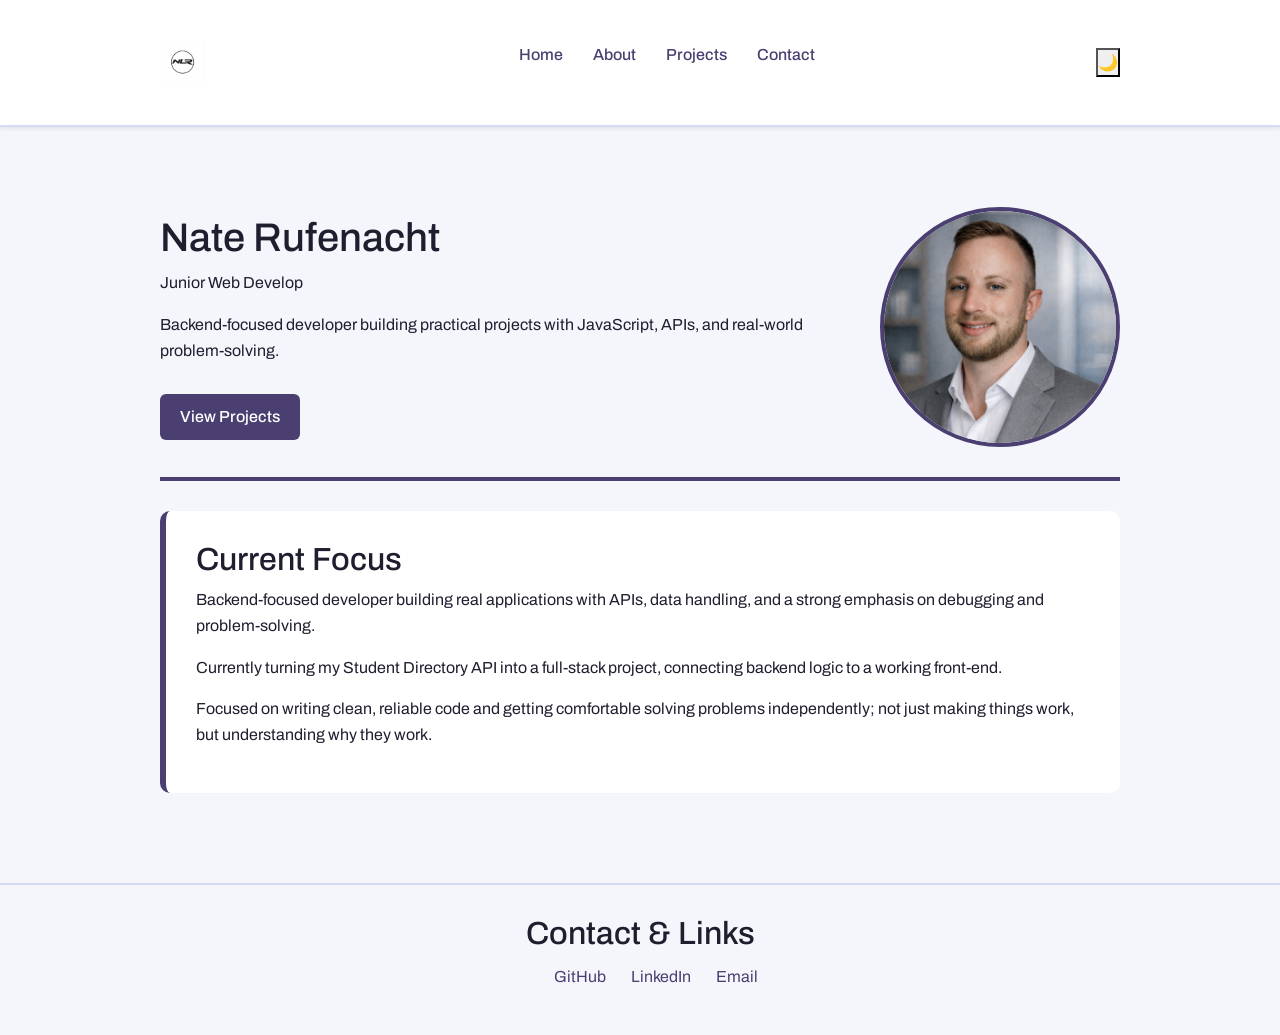
<file: index.html>
<!DOCTYPE html>
<html lang="en">

<head>
    <meta charset="UTF-8">
    <meta name="viewport" content="width=device-width, initial-scale=1.0">
    <title>Nate Rufenacht | Web Developer</title>

    <link href="https://fonts.googleapis.com/css2?family=Archivo:wght@400;500;600&display=swap" rel="stylesheet">
    <link href="https://cdn.jsdelivr.net/npm/bootstrap@5.3.3/dist/css/bootstrap.min.css" rel="stylesheet">
    <link rel="stylesheet" href="style.css">
</head>

<body>

    <!-- Navigation -->
    <nav class="nav shadow-sm">
        <div class="container nav-container">

            <a href="index.html" class="logo">
                <img src="images/logo.png" alt="NLR Logo">
            </a>

            <ul class="nav-list">
                <li><a href="index.html">Home</a></li>
                <li><a href="about.html">About</a></li>
                <li><a href="projects.html">Projects</a></li>
                <li><a href="#contact">Contact</a></li>
            </ul>

            <button id="dark-toggle">🌙</button>

        </div>
    </nav>


    <main class="container">

        <!-- Hero -->
        <section class="hero-section">

           <div class="hero-text">

                <h1>Nate Rufenacht</h1>

                <p class="hero-role">
                    <span id="typing-text">Junior Web Developer</span>
                </p>

                <p class="hero-description">
                    Backend-focused developer building practical projects with JavaScript,
                    APIs, and real-world problem-solving.
                </p>

                <a href="projects.html" class="cta-button">
                    View Projects
                </a>

            </div>

            <div class="hero-image">

                <img
                    src="images/profile.png"
                    alt="Nate Rufenacht"
                    class="profile-img"
                >

            </div>

        </section>


        <div class="divider"></div>


        <!-- Current Focus -->
        <section class="content-card">

            <h2>Current Focus</h2>

            <p>
                Backend-focused developer building real applications with APIs, data handling,
                and a strong emphasis on debugging and problem-solving.
            </p>

            <p>
                Currently turning my Student Directory API into a full-stack project,
                connecting backend logic to a working front-end.
            </p>

            <p>
                Focused on writing clean, reliable code and getting comfortable solving problems
                independently; not just making things work, but understanding why they work.
            </p>

        </section>

    </main>


    <!-- Footer -->
    <footer id="contact" class="footer">

        <h2>Contact & Links</h2>

        <ul class="footer-links">

            <li>
                <a href="https://github.com/naterufenacht" target="_blank">
                    GitHub
                </a>
            </li>

            <li>
                <a href="https://www.linkedin.com/in/nate-rufenacht-547825231" target="_blank">
                    LinkedIn
                </a>
            </li>

            <li>
                <a href="mailto:nathanrufenacht2@gmail.com " target="_blank">
                    Email
                </a>
            </li>

        </ul>

    </footer>

    <script src="script.js"></script>

</body>

</html>
</file>
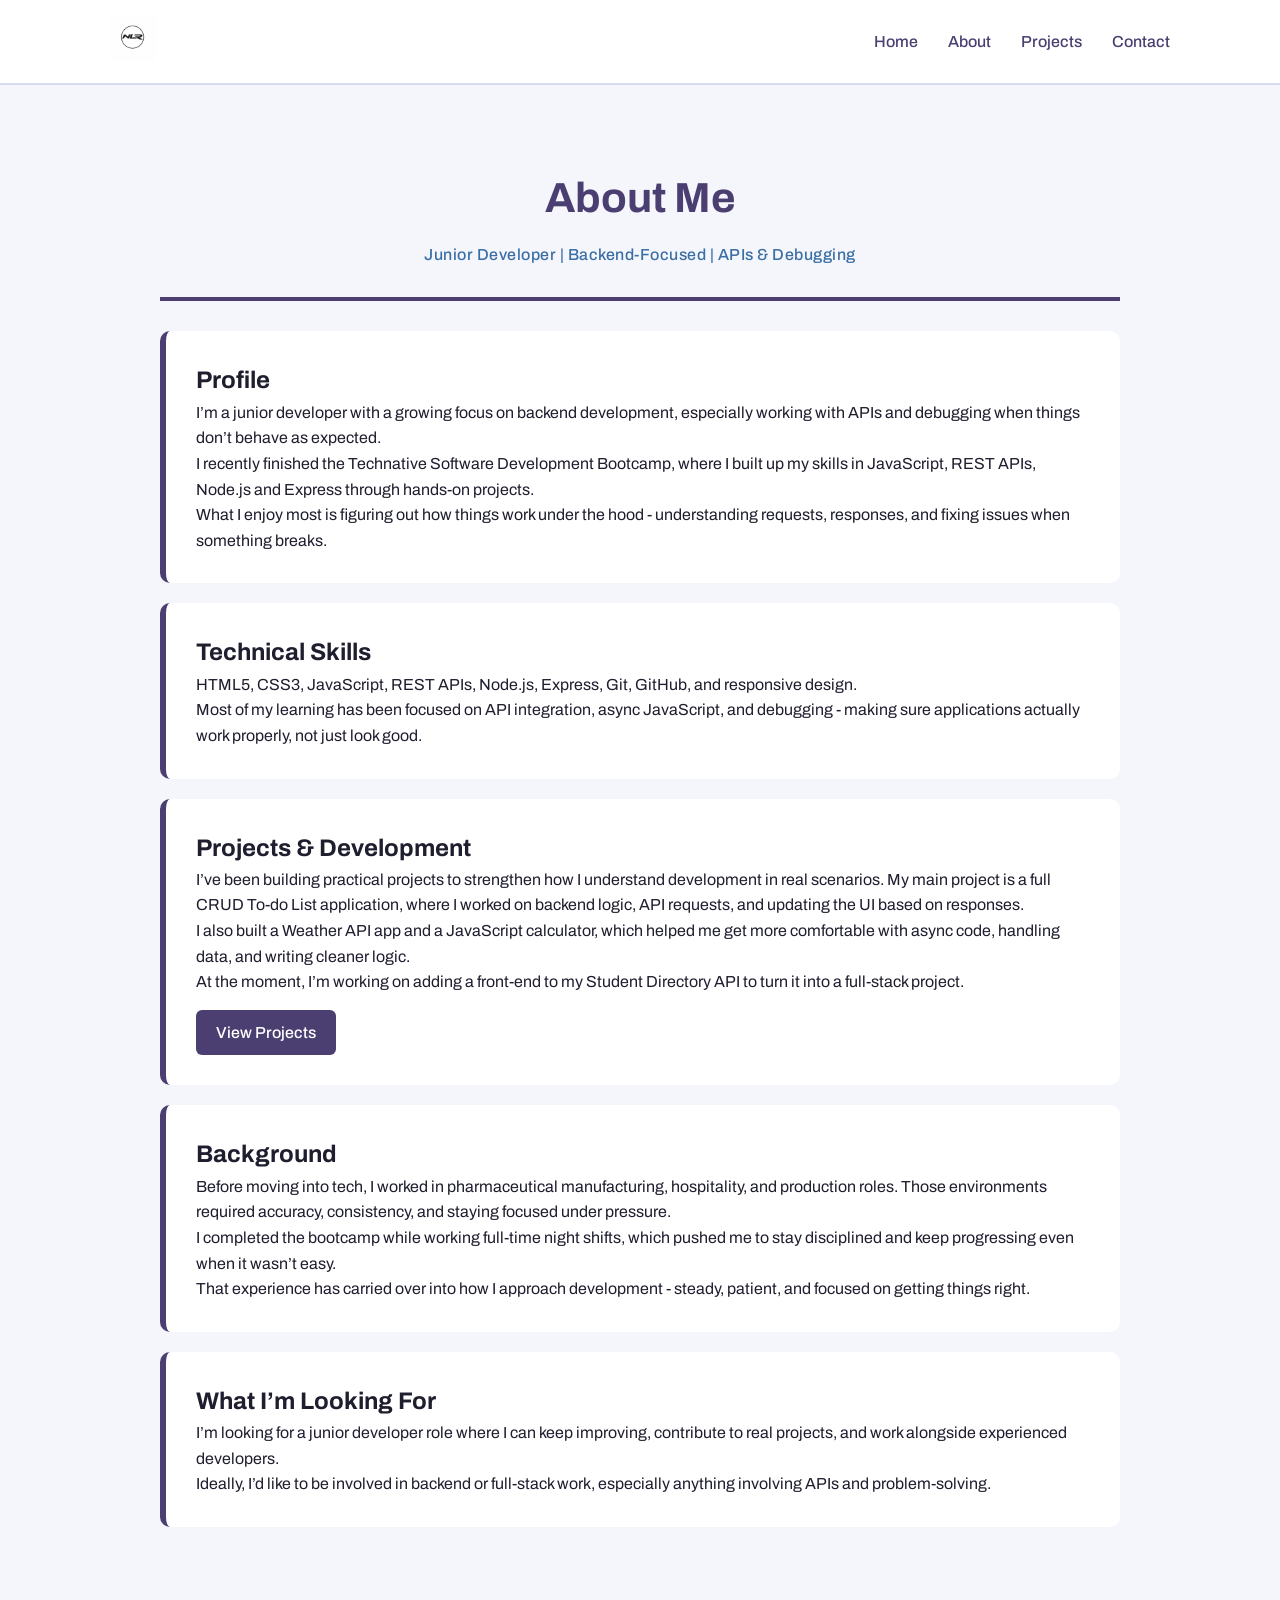
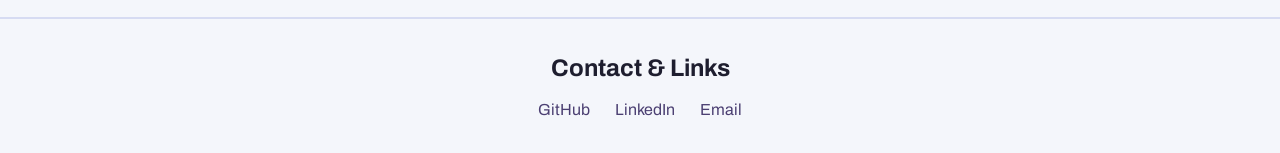
<file: about.html>
<!DOCTYPE html>
<html lang="en">

<head>

    <meta charset="UTF-8">
    <meta name="viewport" content="width=device-width, initial-scale=1.0">
    <title>About | Nate Rufenacht</title>

    <link href="https://fonts.googleapis.com/css2?family=Archivo:wght@400;500;600&display=swap" rel="stylesheet">
    <link rel="stylesheet" href="style.css">

</head>

<body>

    <nav class="nav">

        <div class="nav-container">

            <a href="index.html" class="logo">
                <img src="images/logo.png" alt="NLR Logo">
            </a>

            <ul class="nav-list">

                <li><a href="index.html">Home</a></li>
                <li><a href="about.html">About</a></li>
                <li><a href="projects.html">Projects</a></li>
                <li><a href="#contact">Contact</a></li>

            </ul>

        </div>

    </nav>


    <main class="container">

        <header class="hero">

            <h1>About Me</h1>

            <p class="subtitle">
                Junior Developer | Backend-Focused | APIs & Debugging
            </p>

        </header>


        <div class="divider"></div>


        <!-- Profile -->
        <section class="content-card">

            <h2>Profile</h2>

            <p>
                I’m a junior developer with a growing focus on backend development, especially working with APIs
                and debugging when things don’t behave as expected.
            </p>

            <p>
                I recently finished the Technative Software Development Bootcamp, where I built up my skills
                in JavaScript, REST APIs, Node.js and Express through hands-on projects.
            </p>

            <p>
                What I enjoy most is figuring out how things work under the hood - understanding requests,
                responses, and fixing issues when something breaks.
            </p>

        </section>


        <!-- Technical Skills -->
        <section class="content-card">

            <h2>Technical Skills</h2>

            <p>
                HTML5, CSS3, JavaScript, REST APIs, Node.js, Express, Git, GitHub,
                and responsive design.
            </p>

            <p>
                Most of my learning has been focused on API integration, async JavaScript, and debugging -
                making sure applications actually work properly, not just look good.
            </p>

        </section>


        <!-- Projects -->
        <section class="content-card">

            <h2>Projects & Development</h2>

            <p>
                I’ve been building practical projects to strengthen how I understand development in real scenarios.
                My main project is a full CRUD To-do List application, where I worked on backend logic,
                API requests, and updating the UI based on responses.
            </p>

            <p>
                I also built a Weather API app and a JavaScript calculator, which helped me get more comfortable
                with async code, handling data, and writing cleaner logic.
            </p>

            <p>
                At the moment, I’m working on adding a front-end to my Student Directory API to turn it into
                a full-stack project.
            </p>

            <a href="projects.html" class="cta-button">
                View Projects
            </a>

        </section>


        <!-- Background -->
        <section class="content-card">

            <h2>Background</h2>

            <p>
                Before moving into tech, I worked in pharmaceutical manufacturing, hospitality, and production roles.
                Those environments required accuracy, consistency, and staying focused under pressure.
            </p>

            <p>
                I completed the bootcamp while working full-time night shifts, which pushed me to stay disciplined
                and keep progressing even when it wasn’t easy.
            </p>

            <p>
                That experience has carried over into how I approach development - steady, patient,
                and focused on getting things right.
            </p>

        </section>


        <!-- Future -->
        <section class="content-card">

            <h2>What I’m Looking For</h2>

            <p>
                I’m looking for a junior developer role where I can keep improving, contribute to real projects,
                and work alongside experienced developers.
            </p>

            <p>
                Ideally, I’d like to be involved in backend or full-stack work, especially anything involving APIs
                and problem-solving.
            </p>

        </section>

    </main>


    <!-- Footer -->
    <footer id="contact" class="footer">

        <h2>Contact & Links</h2>

        <ul class="footer-links">

            <li>
                <a href="https://github.com/naterufenacht" target="_blank">
                    GitHub
                </a>
            </li>

            <li>
                <a href="https://www.linkedin.com/in/nate-rufenacht-547825231" target="_blank">
                    LinkedIn
                </a>
            </li>

            <li>
                <a href="mailto:nathanrufenacht2@gmail.com" target="_blank">
                    Email
                </a>
            </li>

        </ul>

    </footer>

    <script src="script.js"></script>
    
</body>

</html>
</file>
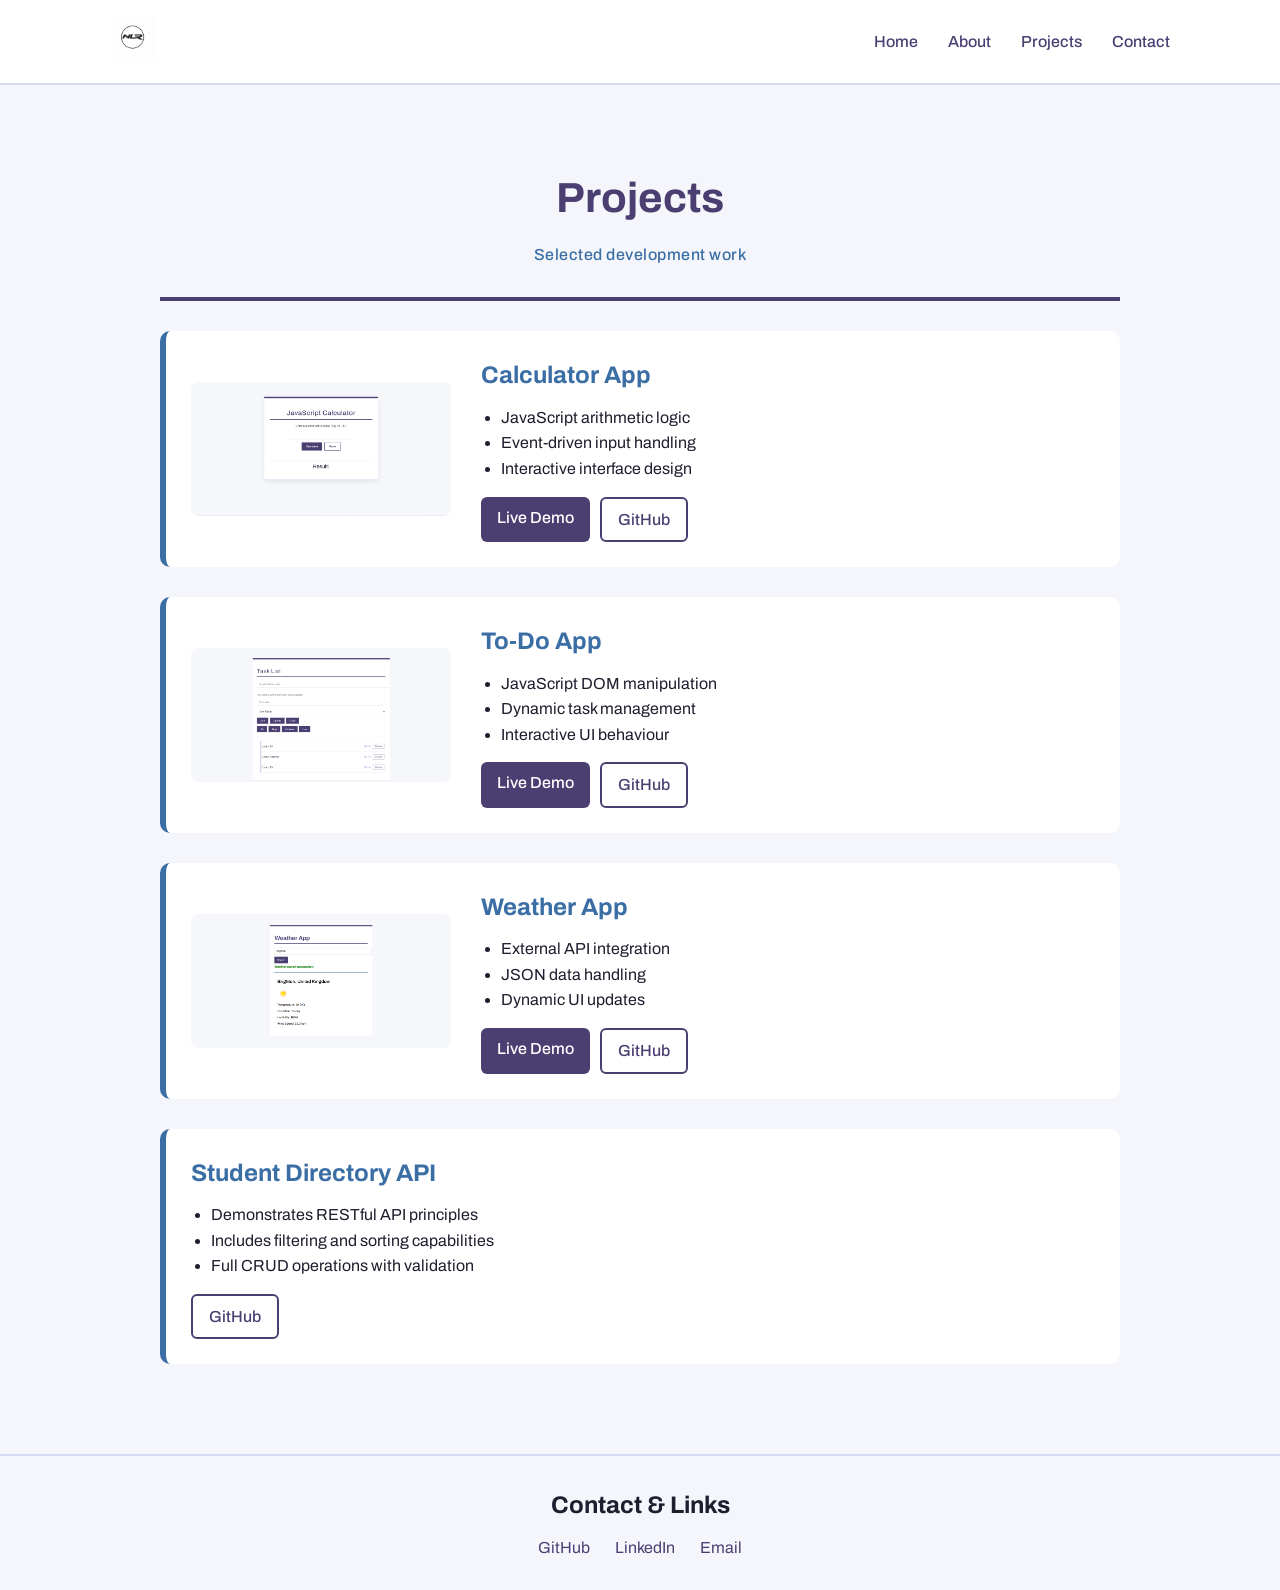
<file: projects.html>
<!DOCTYPE html>
<html lang="en">

<head>

    <meta charset="UTF-8">
    <meta name="viewport" content="width=device-width, initial-scale=1.0">
    <title>Projects | Nate Rufenacht</title>

    <link href="https://fonts.googleapis.com/css2?family=Archivo:wght@400;500;600&display=swap" rel="stylesheet">
    <link rel="stylesheet" href="style.css">

</head>

<body>

<nav class="nav">

    <div class="nav-container">

        <a href="index.html" class="logo">
            <img src="images/logo.png" alt="NLR Logo">
        </a>

        <ul class="nav-list">
            <li><a href="index.html">Home</a></li>
            <li><a href="about.html">About</a></li>
            <li><a href="projects.html">Projects</a></li>
            <li><a href="#contact">Contact</a></li>
        </ul>

    </div>

</nav>


<main class="container">

<header class="hero">

    <h1>Projects</h1>
    <p class="subtitle">Selected development work</p>

</header>


<div class="divider"></div>


<section class="project-grid">

<!-- Project -->

<div class="project-card">

    <img src="images/calculator-screenshot.png" class="project-img" alt="Calculator App">

    <div class="project-content">

        <h2>Calculator App</h2>

        <ul>
            <li>JavaScript arithmetic logic</li>
            <li>Event-driven input handling</li>
            <li>Interactive interface design</li>
        </ul>

        <div class="project-buttons">

            <a href="https://naterufenacht.github.io/calculator_app/" class="btn-demo" target="_blank">
                Live Demo
            </a>

            <a href="https://github.com/naterufenacht/calculator_app" class="btn-github" target="_blank">
                GitHub
            </a>

        </div>

    </div>

</div>

<!-- Project -->

<div class="project-card">

    <img src="images/todo-screenshot.png" class="project-img" alt="Todo App">

    <div class="project-content">

        <h2>To-Do App</h2>

        <ul>
            <li>JavaScript DOM manipulation</li>
            <li>Dynamic task management</li>
            <li>Interactive UI behaviour</li>
        </ul>

        <div class="project-buttons">

            <a href="https://naterufenacht.github.io/todolist/" class="btn-demo" target="_blank">
                Live Demo
            </a>

            <a href="https://github.com/naterufenacht/todolist" class="btn-github" target="_blank">
                GitHub
            </a>

        </div>

    </div>

</div>

<!-- Project -->

<div class="project-card">

    <img src="images/weather-screenshot.png" class="project-img" alt="Weather App">

    <div class="project-content">

        <h2>Weather App</h2>

        <ul>
            <li>External API integration</li>
            <li>JSON data handling</li>
            <li>Dynamic UI updates</li>
        </ul>

        <div class="project-buttons">

            <a href="https://naterufenacht.github.io/weather_app/" class="btn-demo" target="_blank">
                Live Demo
            </a>

            <a href="https://github.com/naterufenacht/weather_app" class="btn-github" target="_blank">
                GitHub
            </a>

        </div>

    </div>

</div>

<div class="project-card">

    <div class="project-content">

        <h2>Student Directory API</h2>

        <ul>
            <li>Demonstrates RESTful API principles</li>
            <li>Includes filtering and sorting capabilities</li>
            <li>Full CRUD operations with validation</li>
        
        </ul>

        <div class="project-buttons">

            <a href="https://github.com/naterufenacht/student_directory" class="btn-github" target="_blank">
                GitHub
            </a>
        </div>

    </div>

</section>

</main>

<!-- Footer -->
<footer id="contact" class="footer">

    <h2>Contact & Links</h2>

     <ul class="footer-links">

        <li>
            <a href="https://github.com/naterufenacht" target="_blank">
                    GitHub
            </a>
        </li>

        <li>
            <a href="https://www.linkedin.com/in/nate-rufenacht-547825231" target="_blank">
                    LinkedIn
            </a>
        </li>

        <li>
            <a href="mailto:nathanrufenacht2@gmail.com " target="_blank">
                    Email
            </a>
        </li>

    </ul>

</footer>

<script src="script.js"></script>

</body>

</html>
</file>
<file: style.css>
:root {

    --primary: #4B3F72;
    --secondary: #3A6EA5;
    --accent: #A9B8E8;
    --background: #F4F6FB;
    --text: #1E1E2F;
    --line: #D6DBF2;
    --card: #FFFFFF;

}

* {
    margin: 0;
    padding: 0;
    box-sizing: border-box;
}

body {

    font-family: "Archivo", sans-serif;
    background: var(--background);
    color: var(--text);
    line-height: 1.6;

}

/* Navigation */

.nav {

    position: sticky;
    top: 0;
    background: white;
    border-bottom: 2px solid var(--line);
    z-index: 1000;

}

.nav-container {

    max-width: 1100px;
    margin: auto;
    padding: 15px 20px;

    display: flex;
    justify-content: space-between;
    align-items: center;

}

.logo img {

    height: 45px;
    transition: transform 0.3s ease;

}

.logo img:hover {

    transform: scale(1.05);

}

.nav-list {

    list-style: none;
    display: flex;
    gap: 30px;

}

.nav-list a {

    text-decoration: none;
    color: var(--primary);
    font-weight: 500;

}

.nav-list a:hover {

    color: var(--secondary);

}

/* Layout */

.container {

    max-width: 1000px;
    margin: auto;
    padding: 40px 20px;

}

/* Hero */

.hero {

    text-align: center;
    margin-top: 40px;

}

.hero h1 {

    font-size: 42px;
    color: var(--primary);

}

.hero-section {

    display: flex;
    align-items: center;
    justify-content: space-between;
    gap: 60px;
    margin-top: 40px;

}

.subtitle {

    color: var(--secondary);
    margin-top: 10px;

}

.divider {

    height: 4px;
    background: var(--primary);
    margin: 30px 0;

}

/* Cards */

.content-card {

    background: var(--card);
    padding: 30px;
    border-radius: 10px;
    border-left: 6px solid var(--primary);
    margin-top: 20px;

}

/* Profile */

.profile-img {

    width: 240px;
    height: 240px;
    object-fit: cover;
    border-radius: 50%;
    border: 4px solid var(--primary);

}

/* Projects */

.project-grid {

    display: flex;
    flex-direction: column;
    gap: 30px;

}

.project-card {

    display: flex;
    gap: 30px;
    background: var(--card);
    padding: 25px;
    border-radius: 10px;
    border-left: 6px solid var(--secondary);
    align-items: center;

}

.project-img {

    width: 260px;
    border-radius: 8px;

}

.project-content h2 {

    color: var(--secondary);

}

.cta-button {

    display: inline-block;
    margin-top: 15px;
    padding: 10px 20px;

    background: var(--primary);
    color: white;
    text-decoration: none;
    font-weight: 500;

    border-radius: 6px;
    transition: all 0.2s ease;

}

.cta-button:hover {

    background: var(--secondary);
    transform: translateY(-2px);
    box-shadow: 0 6px 14px rgba(0,0,0,0.1);

}

.project-content ul {

    margin: 10px 0 15px 20px;

}

/* Buttons */

.project-buttons {

    display: flex;
    gap: 10px;

}

.project-card:hover {

    transform: translateY(-3px);
    box-shadow: 0 8px 18px rgba(0,0,0,0.08);

}

.btn-demo,
.btn-github {

    padding: 8px 16px;
    text-decoration: none;
    border-radius: 6px;
    font-weight: 500;
}

.btn-demo {

    background: var(--primary);
    color: white;

}

.btn-demo:hover {

    background: var(--secondary);

}

.btn-github {

    border: 2px solid var(--primary);
    color: var(--primary);

}

.btn-github:hover {

    background: var(--primary);
    color: white;

}

.btn-demo,
.btn-github {

    transition: all 0.2s ease;

}

/* Footer */

.footer {

    text-align: center;
    border-top: 2px solid var(--line);
    padding: 30px 0;
    margin-top: 50px;

}

.footer-links {

    list-style: none;
    display: flex;
    justify-content: center;
    gap: 25px;
    margin-top: 10px;

}

.subtitle {
    font-weight: 500;
    color: var(--secondary);
    letter-spacing: 0.5px;
}

.footer-links a {

    text-decoration: none;
    color: var(--primary);

}

.dark-mode {

    --background: #121212;
    --text: #f5f5f5;
    --card: #1e1e1e;
    --line: #333;

}

/* Responsive */

@media (max-width: 768px) {

    .project-card {

        flex-direction: column;
        text-align: center;

    }

    .project-img {

        width: 100%;
        max-width: 300px;

    }

}

@media (max-width: 768px) {

    .hero-section {

        flex-direction: column;
        text-align: center;

    }

}

section {
    opacity: 0;
    transform: translateY(30px);
    transition: all 0.6s ease;
}

.section-visible {
    opacity: 1;
    transform: translateY(0);
}
</file>
